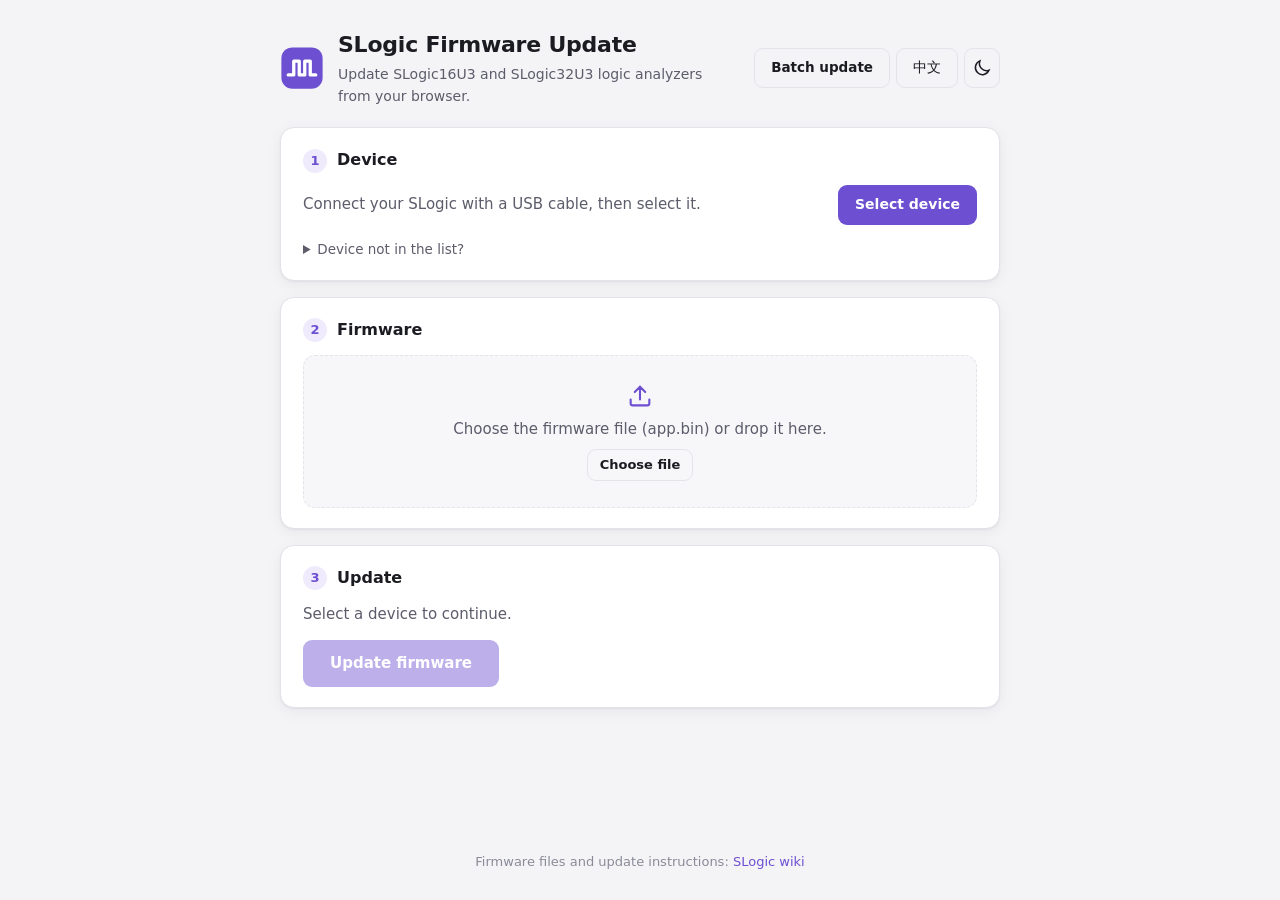
<file: index.html>
<!doctype html>
<html lang="en">
<head>
  <meta charset="utf-8" />
  <meta name="viewport" content="width=device-width, initial-scale=1" />
  <meta name="color-scheme" content="light dark" />
  <title>SLogic Firmware Update</title>
  <link rel="icon" type="image/svg+xml" href="favicon.svg" />
  <!-- stamp:begin (python3 stamp.py) -->
  <link rel="stylesheet" href="style.css?v=befb8d11b2" />
  <script type="importmap">
  {
    "imports": {
      "./src/advanced.js": "./src/advanced.js?v=b7ce337477",
      "./src/app.js": "./src/app.js?v=fa9231485e",
      "./src/batch-engine.js": "./src/batch-engine.js?v=41886c04bb",
      "./src/batch.js": "./src/batch.js?v=36fecf20a4",
      "./src/demo.js": "./src/demo.js?v=23f1c3a12e",
      "./src/devices.js": "./src/devices.js?v=d87a4eab81",
      "./src/flash.js": "./src/flash.js?v=6c2aca644d",
      "./src/flashops.js": "./src/flashops.js?v=5a5ecdfdc4",
      "./src/i18n.js": "./src/i18n.js?v=d5c99e46d0",
      "./src/led.js": "./src/led.js?v=f2646e4ce3",
      "./src/spi.js": "./src/spi.js?v=9cc90ac276",
      "./src/station.js": "./src/station.js?v=37ceee433b",
      "./src/updater.js": "./src/updater.js?v=91ef00b721",
      "./src/usb.js": "./src/usb.js?v=9a0263bf85"
    }
  }
  </script>
  <!-- stamp:end -->
  <script>
    // Apply the saved theme before first paint (no flash of the wrong theme).
    try {
      const t = localStorage.getItem('slogic-ota-theme');
      if (t === 'light' || t === 'dark') document.documentElement.dataset.theme = t;
    } catch {}
  </script>
</head>
<body>
  <header class="topbar">
    <div class="brand">
      <svg class="logo" id="logo" viewBox="0 0 32 32" aria-hidden="true">
        <rect x="1" y="1" width="30" height="30" rx="8" />
        <path d="M6 21h4v-10h4v10h4v-10h4v10h4" />
      </svg>
      <div>
        <h1><span data-i18n="title">SLogic Firmware Update</span>
          <span id="adv-badge" class="adv-badge" hidden><span data-i18n="advBadge"></span><button id="adv-exit" type="button" data-i18n-title="advExit">×</button></span></h1>
        <p class="subtitle" data-i18n="subtitle"></p>
      </div>
    </div>
    <div class="top-actions">
      <a id="nav" class="button ghost nav-link" href="batch.html" data-i18n="navBatch"></a>
      <button id="lang" class="ghost" type="button"></button>
      <button id="theme" class="ghost icon" type="button" data-i18n-title="themeToggle">
        <svg class="sun" viewBox="0 0 24 24" aria-hidden="true"><circle cx="12" cy="12" r="4.5"/><path d="M12 1.5v2.5M12 20v2.5M1.5 12H4M20 12h2.5M4.6 4.6l1.8 1.8M17.6 17.6l1.8 1.8M4.6 19.4l1.8-1.8M17.6 6.4l1.8-1.8"/></svg>
        <svg class="moon" viewBox="0 0 24 24" aria-hidden="true"><path d="M20.5 14.5A8.5 8.5 0 0 1 9.5 3.5a8.5 8.5 0 1 0 11 11z"/></svg>
      </button>
    </div>
  </header>

  <main>
    <div id="banner" class="banner" hidden>
      <strong id="banner-title"></strong>
      <span id="banner-body"></span>
    </div>

    <!-- 1. Device -->
    <section class="card" id="card-device">
      <div class="card-head"><span class="num">1</span><h2 data-i18n="step1"></h2></div>
      <div id="device-empty" class="empty">
        <p data-i18n="connectHint"></p>
        <button id="connect" class="primary" type="button" data-i18n="connect"></button>
      </div>
      <div id="device-info" class="device" hidden>
        <div class="device-main">
          <div class="device-name" id="device-name"></div>
          <span id="device-mode" class="pill"></span>
        </div>
        <dl class="facts">
          <div><dt data-i18n="ledTitle"></dt><dd id="device-led" class="led-text"></dd></div>
          <div id="device-serial-row"><dt data-i18n="serial"></dt><dd id="device-serial" class="mono"></dd></div>
          <div><dt>USB</dt><dd id="device-usb" class="mono"></dd></div>
        </dl>
        <p id="device-note" class="note" hidden></p>
        <button id="change" class="ghost small" type="button" data-i18n="change"></button>
      </div>
      <p id="device-error" class="error-text" hidden></p>
      <details class="help" id="help">
        <summary data-i18n="helpTitle"></summary>
        <ul>
          <li data-i18n="helpCable"></li>
          <li data-i18n="helpApps"></li>
          <li data-i18n="helpWindows"></li>
          <li><span data-i18n="helpLinux"></span><pre id="udev-cmd"></pre></li>
          <li data-i18n="helpMac"></li>
        </ul>
      </details>
    </section>

    <!-- 2. Firmware -->
    <section class="card" id="card-file">
      <div class="card-head"><span class="num">2</span><h2 data-i18n="step2"></h2></div>
      <label id="drop" class="drop">
        <input id="file" type="file" accept=".bin,application/octet-stream" hidden />
        <svg viewBox="0 0 24 24" aria-hidden="true"><path d="M12 15V4M7.5 8.5 12 4l4.5 4.5M4 15v3.5A1.5 1.5 0 0 0 5.5 20h13a1.5 1.5 0 0 0 1.5-1.5V15"/></svg>
        <span data-i18n="fileHint"></span>
        <span class="button ghost small" data-i18n="chooseFile"></span>
      </label>
      <div id="file-info" class="file" hidden>
        <div class="file-name" id="file-name"></div>
        <dl class="facts">
          <div><dt data-i18n="size"></dt><dd id="file-size"></dd></div>
          <div class="wide"><dt data-i18n="sha256"></dt>
            <dd class="hash"><code id="file-hash"></code><button id="copy-hash" class="link" type="button" data-i18n="copy"></button></dd></div>
        </dl>
        <ul id="file-warnings" class="warnings" hidden></ul>
        <label id="ack-row" class="ack" hidden><input id="ack" type="checkbox" /> <span id="ack-text"></span></label>
        <button id="file-change" class="ghost small" type="button" data-i18n="change"></button>
      </div>
    </section>

    <!-- 3. Update -->
    <section class="card" id="card-update">
      <div class="card-head"><span class="num">3</span><h2 data-i18n="step3"></h2></div>
      <p id="ready" class="muted"></p>
      <div class="actions">
        <button id="start" class="primary large" type="button" data-i18n="start" disabled></button>
        <button id="cancel" class="ghost" type="button" data-i18n="cancel" hidden></button>
      </div>
      <p id="keep" class="note" data-i18n="keepConnected" hidden></p>

      <ol id="steps" class="steps" hidden></ol>

      <div id="progress" class="progress" hidden>
        <div class="bar"><div id="bar-fill"></div></div>
        <div class="progress-meta"><span id="progress-label"></span><span id="progress-eta"></span></div>
      </div>

      <div id="gesture" class="callout" hidden>
        <strong id="gesture-title"></strong>
        <p id="gesture-body"></p>
        <button id="gesture-btn" class="primary" type="button" data-i18n="gButton"></button>
      </div>

      <div id="result" class="result" hidden>
        <div class="result-icon" aria-hidden="true"></div>
        <div>
          <strong id="result-title"></strong>
          <p id="result-body"></p>
          <button id="result-btn" class="ghost small" type="button"></button>
        </div>
      </div>

      <details id="log-box" class="log" hidden>
        <summary><span data-i18n="log"></span><button id="copy-log" class="link" type="button" data-i18n="copyLog"></button></summary>
        <pre id="log"></pre>
      </details>
    </section>

    <!-- Advanced: raw flash access (ten quick clicks on the logo) -->
    <section class="card adv" id="card-adv" hidden>
      <div class="card-head">
        <span class="num adv-num" aria-hidden="true"><svg viewBox="0 0 24 24"><rect x="5" y="5" width="14" height="14" rx="2"/><path d="M9 2v3M15 2v3M9 19v3M15 19v3M2 9h3M2 15h3M19 9h3M19 15h3"/></svg></span>
        <h2 data-i18n="advTitle"></h2>
        <span class="chip warn" data-i18n="advChip"></span>
      </div>
      <p class="note adv-intro" data-i18n="advIntro"></p>

      <div class="adv-dev">
        <div class="adv-dev-row">
          <span id="adv-dev-state" class="adv-dev-state"></span>
          <span class="adv-dev-actions">
            <button id="adv-enter" class="ghost small" type="button" data-i18n="advEnter"></button>
            <button id="adv-pick" class="ghost small" type="button" data-i18n="advPick"></button>
            <button id="adv-info" class="ghost small" type="button" data-i18n="advInfo"></button>
            <button id="adv-restart" class="ghost small" type="button" data-i18n="advRestart"></button>
          </span>
        </div>
        <dl id="adv-facts" class="facts" hidden>
          <div><dt data-i18n="advChipName"></dt><dd id="adv-chip"></dd></div>
          <div><dt>JEDEC ID</dt><dd id="adv-jedec" class="mono"></dd></div>
          <div><dt data-i18n="advCapacity"></dt><dd id="adv-cap"></dd></div>
          <div><dt>UID</dt><dd id="adv-uid" class="mono"></dd></div>
        </dl>
      </div>

      <div class="adv-map-wrap">
        <div id="adv-map-labels" class="fm-labels" hidden></div>
        <div id="adv-map" class="flash-map">
          <div id="adv-map-app" class="fm-app" hidden></div>
          <div id="adv-map-touch" class="fm-touch" hidden></div>
          <div id="adv-map-sel" class="fm-sel" hidden></div>
          <div id="adv-map-lines"></div>
        </div>
        <div class="fm-scale"><button id="adv-map-start" class="fm-start" type="button" data-addr="0" data-i18n-title="advSetOffset">0x000000</button><span class="fm-legend"><i class="k-sel"></i><span data-i18n="advMapSel"></span><i class="k-touch"></i><span data-i18n="advMapTouch"></span><i class="k-app"></i><span data-i18n="advMapApp"></span></span><span id="adv-map-end"></span></div>
      </div>

      <div class="adv-grid">
        <div class="field">
          <span class="label" data-i18n="advOp"></span>
          <div id="adv-ops" class="segmented">
            <button type="button" data-op="read" data-i18n="advRead"></button>
            <button type="button" data-op="verify" data-i18n="advVerify"></button>
            <button type="button" data-op="write" data-i18n="advWrite"></button>
            <button type="button" data-op="erase" data-i18n="advErase"></button>
          </div>
        </div>
        <div class="field">
          <label class="label" for="adv-addr" data-i18n="advOffset"></label>
          <input id="adv-addr" class="input mono" value="0x000000" spellcheck="false" autocomplete="off" />
          <small id="adv-addr-hint" class="hint"></small>
        </div>
        <div class="field" id="adv-len-field">
          <label class="label" for="adv-len" data-i18n="advLength"></label>
          <input id="adv-len" class="input mono" value="0x1000" spellcheck="false" autocomplete="off" />
          <small id="adv-len-hint" class="hint"></small>
          <div class="chips mini presets">
            <button type="button" class="chip-btn" data-len="256">256 B</button>
            <button type="button" class="chip-btn" data-len="4096">4 KiB</button>
            <button type="button" class="chip-btn" data-len="65536">64 KiB</button>
            <button type="button" class="chip-btn" data-len="262144">256 KiB</button>
            <button type="button" class="chip-btn" data-len="1048576">1 MiB</button>
            <button type="button" class="chip-btn" data-len="2097152">2 MiB</button>
            <button type="button" class="chip-btn" data-len="4194304">4 MiB</button>
            <button type="button" class="chip-btn" data-len="8388608">8 MiB</button>
            <button type="button" class="chip-btn" data-len="all" data-i18n="advPresetAll"></button>
          </div>
        </div>
        <div class="field grow" id="adv-src-field">
          <span class="label" id="adv-data-label" data-i18n="advData"></span>
          <label id="adv-src-drop" class="drop compact">
            <input id="adv-src-file" type="file" hidden />
            <svg viewBox="0 0 24 24" aria-hidden="true"><path d="M12 15V4M7.5 8.5 12 4l4.5 4.5M4 15v3.5A1.5 1.5 0 0 0 5.5 20h13a1.5 1.5 0 0 0 1.5-1.5V15"/></svg>
            <span id="adv-src-name"></span>
          </label>
          <button id="adv-src-step2" class="link" type="button" data-i18n="advUseStep2"></button>
        </div>
      </div>

      <div id="adv-danger" class="adv-danger" role="alert" hidden>
        <svg viewBox="0 0 24 24" aria-hidden="true"><path d="M12 3 2 20h20L12 3z"/><path d="M12 10v4.5M12 17.2v.3"/></svg>
        <span id="adv-danger-text"></span>
      </div>


      <div class="adv-opts">
        <label id="adv-opt-erase" class="ack"><input id="adv-erase" type="checkbox" checked /> <span data-i18n="advOptErase"></span></label>
        <label id="adv-opt-preserve" class="ack"><input id="adv-preserve" type="checkbox" checked /> <span data-i18n="advOptPreserve"></span></label>
        <label id="adv-opt-verify" class="ack"><input id="adv-verify" type="checkbox" checked /> <span data-i18n="advOptVerify"></span></label>
        <label id="adv-opt-blank" class="ack"><input id="adv-blank" type="checkbox" checked /> <span data-i18n="advOptBlank"></span></label>
      </div>

      <div class="adv-run-row">
        <div class="adv-sum-col">
          <div id="adv-summary" class="adv-summary"></div>
          <div id="adv-warn" class="adv-warn" hidden></div>
        </div>
        <div class="actions">
          <button id="adv-run" class="primary" type="button"></button>
          <button id="adv-cancel" class="ghost" type="button" data-i18n="cancel" hidden></button>
        </div>
      </div>

      <div id="adv-progress" class="progress" hidden>
        <div class="bar"><div id="adv-bar-fill" class="bar-fill"></div></div>
        <div class="progress-meta"><span id="adv-progress-label"></span><span id="adv-progress-eta"></span></div>
      </div>
      <p id="adv-message" class="ok-text" hidden></p>
      <p id="adv-error" class="error-text" hidden></p>

      <div id="adv-result" class="hex-wrap" hidden>
        <div class="hex-head">
          <div class="hex-title"><strong id="adv-res-title"></strong><div id="adv-res-meta" class="file-meta mono"></div></div>
          <div class="hex-tools">
            <input id="adv-goto" class="input mono small" data-i18n-placeholder="advGoto" spellcheck="false" />
            <button id="adv-cmp" class="ghost small" type="button" data-i18n="advCompare"></button>
            <button id="adv-save" class="ghost small" type="button" data-i18n="advSave"></button>
            <input id="adv-cmp-file" type="file" hidden />
          </div>
        </div>
        <div id="adv-cmp-res" class="cmp" hidden></div>
        <div id="adv-hex" class="hexview" tabindex="0">
          <div id="adv-hex-spacer"></div>
          <pre id="adv-hex-rows" class="hex-rows"></pre>
        </div>
      </div>

      <dialog id="adv-confirm" class="dialog">
        <div class="dialog-icon" aria-hidden="true">!</div>
        <h3 id="adv-confirm-title"></h3>
        <ul id="adv-confirm-body" class="mono"></ul>
        <p class="note" data-i18n="advConfirmNote"></p>
        <div class="dialog-actions">
          <button id="adv-confirm-cancel" class="ghost" type="button" data-i18n="cancel"></button>
          <button id="adv-confirm-ok" class="danger" type="button"></button>
        </div>
      </dialog>
    </section>
  </main>

  <div id="toast" class="toast" role="status" hidden></div>

  <footer>
    <span data-i18n="footer"></span><a id="wiki" target="_blank" rel="noopener" data-i18n="wiki"></a>
  </footer>

  <script type="module">import "./src/app.js";</script>
</body>
</html>
</file>
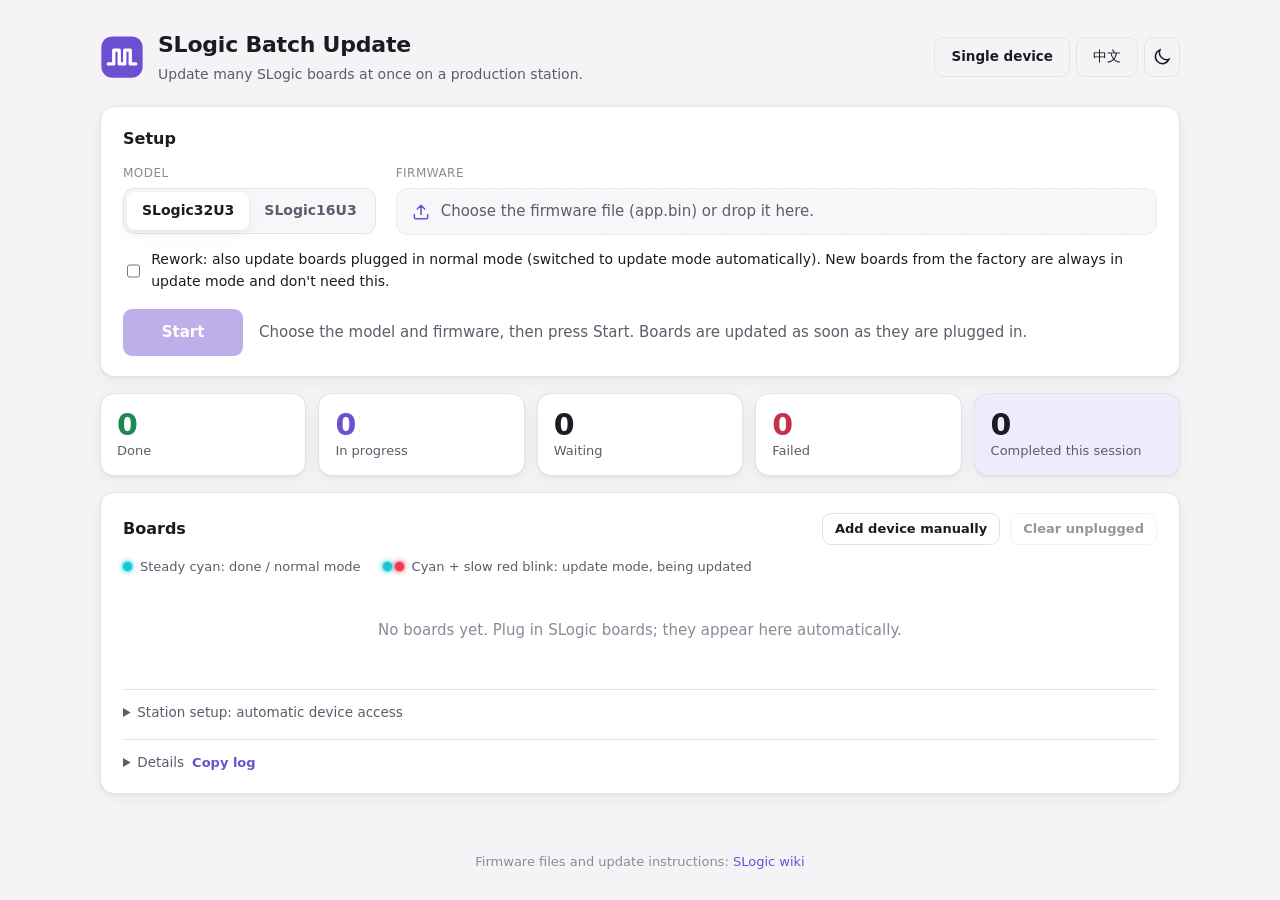
<file: batch.html>
<!doctype html>
<html lang="en">
<head>
  <meta charset="utf-8" />
  <meta name="viewport" content="width=device-width, initial-scale=1" />
  <meta name="color-scheme" content="light dark" />
  <title>SLogic Batch Update</title>
  <link rel="icon" type="image/svg+xml" href="favicon.svg" />
  <!-- stamp:begin (python3 stamp.py) -->
  <link rel="stylesheet" href="style.css?v=befb8d11b2" />
  <script type="importmap">
  {
    "imports": {
      "./src/advanced.js": "./src/advanced.js?v=b7ce337477",
      "./src/app.js": "./src/app.js?v=fa9231485e",
      "./src/batch-engine.js": "./src/batch-engine.js?v=41886c04bb",
      "./src/batch.js": "./src/batch.js?v=36fecf20a4",
      "./src/demo.js": "./src/demo.js?v=23f1c3a12e",
      "./src/devices.js": "./src/devices.js?v=d87a4eab81",
      "./src/flash.js": "./src/flash.js?v=6c2aca644d",
      "./src/flashops.js": "./src/flashops.js?v=5a5ecdfdc4",
      "./src/i18n.js": "./src/i18n.js?v=d5c99e46d0",
      "./src/led.js": "./src/led.js?v=f2646e4ce3",
      "./src/spi.js": "./src/spi.js?v=9cc90ac276",
      "./src/station.js": "./src/station.js?v=37ceee433b",
      "./src/updater.js": "./src/updater.js?v=91ef00b721",
      "./src/usb.js": "./src/usb.js?v=9a0263bf85"
    }
  }
  </script>
  <!-- stamp:end -->
  <script>
    try {
      const t = localStorage.getItem('slogic-ota-theme');
      if (t === 'light' || t === 'dark') document.documentElement.dataset.theme = t;
    } catch {}
  </script>
</head>
<body class="wide">
  <header class="topbar">
    <div class="brand">
      <svg class="logo" viewBox="0 0 32 32" aria-hidden="true">
        <rect x="1" y="1" width="30" height="30" rx="8" />
        <path d="M6 21h4v-10h4v10h4v-10h4v10h4" />
      </svg>
      <div>
        <h1 data-i18n="batchTitle">SLogic Batch Update</h1>
        <p class="subtitle" data-i18n="batchSubtitle"></p>
      </div>
    </div>
    <div class="top-actions">
      <a id="nav" class="button ghost nav-link" data-i18n="navSingle"></a>
      <button id="lang" class="ghost" type="button"></button>
      <button id="theme" class="ghost icon" type="button" data-i18n-title="themeToggle">
        <svg class="sun" viewBox="0 0 24 24" aria-hidden="true"><circle cx="12" cy="12" r="4.5"/><path d="M12 1.5v2.5M12 20v2.5M1.5 12H4M20 12h2.5M4.6 4.6l1.8 1.8M17.6 17.6l1.8 1.8M4.6 19.4l1.8-1.8M17.6 6.4l1.8-1.8"/></svg>
        <svg class="moon" viewBox="0 0 24 24" aria-hidden="true"><path d="M20.5 14.5A8.5 8.5 0 0 1 9.5 3.5a8.5 8.5 0 1 0 11 11z"/></svg>
      </button>
    </div>
  </header>

  <main>
    <div id="banner" class="banner" hidden>
      <strong id="banner-title"></strong>
      <span id="banner-body"></span>
    </div>

    <section class="card setup">
      <div class="card-head"><h2 data-i18n="setup"></h2></div>
      <div class="setup-grid">
        <div class="field">
          <span class="label" data-i18n="model"></span>
          <div class="segmented" id="model" role="radiogroup">
            <button type="button" data-model="slogic32u3" role="radio">SLogic32U3</button>
            <button type="button" data-model="slogic16u3" role="radio">SLogic16U3</button>
          </div>
        </div>
        <div class="field grow">
          <span class="label" data-i18n="firmware"></span>
          <label id="drop" class="drop compact">
            <input id="file" type="file" accept=".bin,application/octet-stream" hidden />
            <svg viewBox="0 0 24 24" aria-hidden="true"><path d="M12 15V4M7.5 8.5 12 4l4.5 4.5M4 15v3.5A1.5 1.5 0 0 0 5.5 20h13a1.5 1.5 0 0 0 1.5-1.5V15"/></svg>
            <span id="file-label" data-i18n="fileHint"></span>
          </label>
          <div id="file-meta" class="file-meta" hidden>
            <span id="file-size"></span> · <code id="file-hash"></code>
          </div>
          <ul id="file-warnings" class="warnings" hidden></ul>
          <label id="ack-row" class="ack" hidden><input id="ack" type="checkbox" /> <span id="ack-text"></span></label>
        </div>
      </div>
      <label class="ack" id="update-normal-row"><input id="update-normal" type="checkbox" /> <span data-i18n="updateNormal"></span></label>
      <div class="run-row">
        <button id="run" class="primary large" type="button" data-i18n="startBatch" disabled></button>
        <p id="run-state" class="muted"></p>
      </div>
    </section>

    <section class="counters" aria-live="polite">
      <div class="counter done"><span id="c-done">0</span><small data-i18n="cDone"></small></div>
      <div class="counter active"><span id="c-active">0</span><small data-i18n="cActive"></small></div>
      <div class="counter waiting"><span id="c-waiting">0</span><small data-i18n="cWaiting"></small></div>
      <div class="counter failed"><span id="c-failed">0</span><small data-i18n="cFailed"></small></div>
      <div class="counter session"><span id="c-session">0</span><small data-i18n="cSession"></small></div>
    </section>

    <section class="card">
      <div class="card-head boards-head">
        <h2 data-i18n="boards"></h2>
        <span class="spacer"></span>
        <button id="add" class="ghost small" type="button" data-i18n="addDevice"></button>
        <button id="clear" class="ghost small" type="button" data-i18n="clearRemoved"></button>
      </div>
      <p class="legend"><span class="legend-item"><span id="legend-app"></span><span data-i18n="legendApp"></span></span><span class="legend-item"><span id="legend-dfu"></span><span data-i18n="legendDfu"></span></span></p>
      <p id="failed-hint" class="failed-hint" data-i18n="failedHint" hidden></p>
      <p id="no-boards" class="empty-boards" data-i18n="noBoards"></p>
      <div id="boards" class="boards"></div>

      <details id="station" class="station">
        <summary data-i18n="stationTitle"></summary>
        <p data-i18n="stationBody"></p>
        <div class="segmented os-tabs" id="os-tabs" role="tablist">
          <button type="button" data-os="windows">Windows</button>
          <button type="button" data-os="macos">macOS</button>
          <button type="button" data-os="linux">Linux</button>
        </div>
        <div class="station-actions">
          <button id="st-install" class="primary" type="button" data-i18n="stInstall"></button>
          <button id="st-remove" class="ghost" type="button" data-i18n="stRemove"></button>
        </div>
        <ol id="st-steps" class="st-steps"></ol>
        <p class="note" id="st-origin"></p>
        <details class="st-raw"><summary data-i18n="stRaw"></summary><pre id="policy"></pre></details>
      </details>

      <details id="log-box" class="log">
        <summary><span data-i18n="log"></span><button id="copy-log" class="link" type="button" data-i18n="copyLog"></button></summary>
        <pre id="log"></pre>
      </details>
    </section>
  </main>

  <footer>
    <span data-i18n="footer"></span><a id="wiki" target="_blank" rel="noopener" data-i18n="wiki"></a>
  </footer>

  <script type="module">import "./src/batch.js";</script>
</body>
</html>
</file>
<file: style.css>
/* SLogic Firmware Update. Light palette on :root, dark palette from the system
   setting unless the user picked one (data-theme on <html>). */

:root {
  --bg: #f4f4f7;
  --surface: #ffffff;
  --surface-2: #f7f7fa;
  --border: #e3e3ea;
  --text: #1b1b22;
  --text-2: #5c5c6b;
  --text-3: #8a8a98;
  --accent: #6d4fd1;
  --accent-hover: #5c3fc0;
  --accent-soft: #efebfc;
  --on-accent: #ffffff;
  --ok: #1d8a52;
  --ok-soft: #e4f5ec;
  --warn: #a8610a;
  --warn-soft: #fdf1df;
  --err: #c4314b;
  --err-soft: #fce8ec;
  --shadow: 0 1px 2px rgb(20 20 40 / 6%), 0 4px 16px rgb(20 20 40 / 5%);
  --radius: 14px;
  --led-cyan: #12c8d8;
  --led-red: #f0384f;
  --mono: ui-monospace, "SF Mono", "Cascadia Mono", Menlo, Consolas, monospace;
  color-scheme: light;
}

@media (prefers-color-scheme: dark) {
  :root:not([data-theme="light"]) {
    --bg: #121216;
    --surface: #1b1b21;
    --surface-2: #22222a;
    --border: #2f2f39;
    --text: #ececf1;
    --text-2: #a9a9b8;
    --text-3: #777786;
    --accent: #8c72ea;
    --accent-hover: #9d86ee;
    --accent-soft: #2a2442;
    --ok: #4cc485;
    --ok-soft: #173326;
    --warn: #e5a54b;
    --warn-soft: #362812;
    --err: #f06b82;
    --err-soft: #3a1820;
    --shadow: 0 1px 2px rgb(0 0 0 / 30%), 0 6px 20px rgb(0 0 0 / 25%);
    color-scheme: dark;
  }
}

:root[data-theme="dark"] {
  --bg: #121216;
  --surface: #1b1b21;
  --surface-2: #22222a;
  --border: #2f2f39;
  --text: #ececf1;
  --text-2: #a9a9b8;
  --text-3: #777786;
  --accent: #8c72ea;
  --accent-hover: #9d86ee;
  --accent-soft: #2a2442;
  --ok: #4cc485;
  --ok-soft: #173326;
  --warn: #e5a54b;
  --warn-soft: #362812;
  --err: #f06b82;
  --err-soft: #3a1820;
  --shadow: 0 1px 2px rgb(0 0 0 / 30%), 0 6px 20px rgb(0 0 0 / 25%);
  color-scheme: dark;
}

* { box-sizing: border-box; }
[hidden] { display: none !important; }

html { background: var(--bg); }
body {
  margin: 0;
  min-height: 100vh;
  display: flex;
  flex-direction: column;
  background: var(--bg);
  color: var(--text);
  font: 15px/1.55 system-ui, -apple-system, "Segoe UI", Roboto, "Noto Sans", "Helvetica Neue", Arial,
    "PingFang SC", "Microsoft YaHei", "Noto Sans CJK SC", sans-serif;
  -webkit-font-smoothing: antialiased;
  transition: background-color .2s, color .2s;
}

/* ---------------------------------------------------------------- header */

.topbar {
  display: flex;
  align-items: center;
  justify-content: space-between;
  gap: 16px;
  max-width: 760px;
  width: 100%;
  margin: 0 auto;
  padding: 28px 20px 8px;
}
.brand { display: flex; align-items: center; gap: 14px; }
.logo { width: 44px; height: 44px; flex: none; }
.logo rect { fill: var(--accent); }
.logo path { fill: none; stroke: #fff; stroke-width: 2.4; stroke-linejoin: round; stroke-linecap: round; }
h1 { margin: 0; font-size: 22px; font-weight: 650; letter-spacing: -.01em; }
.subtitle { margin: 2px 0 0; color: var(--text-2); font-size: 14px; }
.top-actions { display: flex; gap: 6px; flex: none; }
.top-actions button { white-space: nowrap; }

/* ---------------------------------------------------------------- layout */

main {
  flex: 1;
  max-width: 760px;
  width: 100%;
  margin: 0 auto;
  padding: 12px 20px 24px;
  display: flex;
  flex-direction: column;
  gap: 16px;
}

.card {
  background: var(--surface);
  border: 1px solid var(--border);
  border-radius: var(--radius);
  box-shadow: var(--shadow);
  padding: 20px 22px;
}
.card-head { display: flex; align-items: center; gap: 10px; margin-bottom: 12px; }
.card-head h2 { margin: 0; font-size: 16px; font-weight: 600; }
.num {
  display: grid; place-items: center;
  width: 24px; height: 24px; border-radius: 50%;
  background: var(--accent-soft); color: var(--accent);
  font-size: 13px; font-weight: 700;
}

.muted { color: var(--text-2); margin: 0 0 14px; }
.note { color: var(--text-2); font-size: 13.5px; margin: 10px 0 0; }
.error-text { color: var(--err); margin: 12px 0 0; }
.mono, code { font-family: var(--mono); font-size: 13px; }

/* ---------------------------------------------------------------- controls */

button, .button {
  font: inherit;
  font-size: 14px;
  font-weight: 550;
  border-radius: 9px;
  border: 1px solid transparent;
  padding: 8px 16px;
  cursor: pointer;
  transition: background-color .15s, border-color .15s, color .15s, opacity .15s;
}
button:focus-visible, .drop:focus-within { outline: 2px solid var(--accent); outline-offset: 2px; }
button:disabled { opacity: .45; cursor: not-allowed; }
.primary { background: var(--accent); color: var(--on-accent); }
.primary:not(:disabled):hover { background: var(--accent-hover); }
.primary.large { padding: 11px 26px; font-size: 15px; }
.ghost { background: transparent; color: var(--text); border-color: var(--border); }
.ghost:not(:disabled):hover { background: var(--surface-2); }
.small { padding: 5px 12px; font-size: 13px; }
.icon { padding: 7px; line-height: 0; }
.icon svg { width: 20px; height: 20px; fill: none; stroke: currentColor; stroke-width: 1.8; stroke-linecap: round; }
.link { background: none; border: 0; padding: 0 0 0 8px; color: var(--accent); font-size: 13px; font-weight: 550; }
.link:hover { text-decoration: underline; }

/* The theme button shows the theme you would switch to. */
#theme .sun { display: none; }
:root[data-theme="dark"] #theme .sun { display: block; }
:root[data-theme="dark"] #theme .moon { display: none; }
@media (prefers-color-scheme: dark) {
  :root:not([data-theme="light"]) #theme .sun { display: block; }
  :root:not([data-theme="light"]) #theme .moon { display: none; }
}

/* ---------------------------------------------------------------- banner */

.banner {
  display: flex; flex-direction: column; gap: 2px;
  padding: 14px 18px;
  border-radius: var(--radius);
  background: var(--warn-soft);
  color: var(--text);
  border: 1px solid color-mix(in srgb, var(--warn) 35%, transparent);
}
.banner.info { background: var(--accent-soft); border-color: color-mix(in srgb, var(--accent) 30%, transparent); }
.banner span { color: var(--text-2); }

/* ---------------------------------------------------------------- device */

.empty { display: flex; align-items: center; justify-content: space-between; gap: 16px; flex-wrap: wrap; }
.empty p { margin: 0; color: var(--text-2); }

.device { display: grid; grid-template-columns: 1fr auto; gap: 8px 16px; align-items: start; }
.device-main { display: flex; align-items: center; gap: 10px; flex-wrap: wrap; }
.device-name { font-size: 18px; font-weight: 650; }
.device #change { grid-column: 2; grid-row: 1; }
.device .facts, .device .note { grid-column: 1 / -1; }

.pill {
  display: inline-flex; align-items: center; gap: 6px;
  padding: 2px 10px; border-radius: 999px;
  font-size: 12.5px; font-weight: 600;
}

/* Status LED: steady cyan (normal mode); cyan + slow red blink (update mode). */
.led { display: inline-flex; gap: 3px; align-items: center; flex: none; }
.led i {
  width: 9px; height: 9px; border-radius: 50%;
  background: var(--led-cyan);
  box-shadow: 0 0 0 1.5px color-mix(in srgb, var(--led-cyan) 25%, transparent), 0 0 6px var(--led-cyan);
}
.led.dfu i + i {
  background: var(--led-red);
  box-shadow: 0 0 0 1.5px color-mix(in srgb, var(--led-red) 25%, transparent), 0 0 6px var(--led-red);
  animation: led-blink 1.6s steps(1, end) infinite;
}
@keyframes led-blink { 50% { opacity: .12; box-shadow: none; } }
.led-text { display: inline-flex; align-items: center; gap: 7px; }
.pill.app { background: var(--ok-soft); color: var(--ok); }
.pill.dfu { background: var(--warn-soft); color: var(--warn); }

.facts { display: flex; flex-wrap: wrap; gap: 6px 28px; margin: 4px 0 0; }
.facts div { min-width: 0; }
.facts .wide { flex: 1 1 100%; }
.facts dt { font-size: 12px; color: var(--text-3); text-transform: uppercase; letter-spacing: .04em; }
.facts dd { margin: 0; }
.hash { display: flex; align-items: baseline; min-width: 0; }
.hash code { overflow-wrap: anywhere; color: var(--text-2); }
.hash .link { flex: none; white-space: nowrap; }

.help { margin-top: 14px; font-size: 13.5px; color: var(--text-2); }
.help summary { cursor: pointer; }
.help ul { margin: 8px 0 0; padding-left: 20px; }
.help li { margin: 5px 0; }
.help pre { margin: 6px 0 0; padding: 8px 10px; border-radius: 8px; overflow-x: auto;
  background: var(--surface-2); font: 12px/1.45 var(--mono); color: var(--text-2); }

/* ---------------------------------------------------------------- file */

.drop {
  display: flex; flex-direction: column; align-items: center; gap: 8px;
  padding: 26px 16px;
  border: 1.5px dashed var(--border);
  border-radius: 12px;
  background: var(--surface-2);
  color: var(--text-2);
  text-align: center;
  cursor: pointer;
  transition: border-color .15s, background-color .15s;
}
.drop:hover, .drop.over { border-color: var(--accent); background: var(--accent-soft); }
.drop svg { width: 28px; height: 28px; fill: none; stroke: var(--accent); stroke-width: 1.8; stroke-linecap: round; stroke-linejoin: round; }

.file { display: grid; grid-template-columns: 1fr auto; gap: 8px 16px; }
.file-name { font-weight: 600; overflow-wrap: anywhere; }
.file #file-change { grid-column: 2; grid-row: 1; align-self: start; }
.file .facts, .file .warnings, .file .ack { grid-column: 1 / -1; }

.warnings {
  list-style: none; margin: 6px 0 0; padding: 10px 14px;
  border-radius: 10px; background: var(--warn-soft); color: var(--text);
}
.warnings li { padding-left: 22px; position: relative; font-size: 14px; }
.warnings li::before { content: "!"; position: absolute; left: 0; top: 1px; width: 15px; height: 15px; border-radius: 50%;
  background: var(--warn); color: var(--surface); font-size: 11px; font-weight: 800; display: grid; place-items: center; }
.ack { display: flex; align-items: center; gap: 8px; font-size: 14px; cursor: pointer; }
.ack input { accent-color: var(--accent); width: 16px; height: 16px; }

/* ---------------------------------------------------------------- update */

.actions { display: flex; gap: 10px; align-items: center; flex-wrap: wrap; }

.steps {
  list-style: none; margin: 18px 0 0; padding: 0;
  display: grid; grid-template-columns: repeat(7, 1fr); gap: 6px;
}
.steps li {
  display: flex; flex-direction: column; align-items: center; gap: 6px;
  padding: 10px 4px 8px; border-radius: 10px;
  background: var(--surface-2); color: var(--text-3);
  font-size: 12.5px; font-weight: 550; text-align: center; line-height: 1.3;
}
.steps li::before {
  content: ""; flex: none; width: 16px; height: 16px; border-radius: 50%;
  border: 2px solid currentColor; opacity: .6;
}
.steps li.active { color: var(--accent); background: var(--accent-soft); }
.steps li.active::before { border-right-color: transparent; opacity: 1; animation: spin .8s linear infinite; }
.steps li.done { color: var(--ok); }
.steps li.done::before { opacity: 1; border: 0;
  background: currentColor url("data:image/svg+xml,%3Csvg xmlns='http://www.w3.org/2000/svg' viewBox='0 0 16 16'%3E%3Cpath d='M4.5 8.2l2.3 2.3 4.7-4.8' fill='none' stroke='white' stroke-width='2' stroke-linecap='round' stroke-linejoin='round'/%3E%3C/svg%3E") center/100% no-repeat; }
.steps li.failed { color: var(--err); background: var(--err-soft); }
.steps li.failed::before { opacity: 1; background: currentColor; border-color: currentColor; }
.steps li.manual { color: var(--warn); background: var(--warn-soft); }
.steps li.manual::before { opacity: 1; }
@keyframes spin { to { transform: rotate(360deg); } }

.progress { margin-top: 16px; }
.bar { height: 10px; border-radius: 999px; background: var(--surface-2); overflow: hidden; border: 1px solid var(--border); }
#bar-fill { height: 100%; width: 0; border-radius: inherit; background: linear-gradient(90deg, var(--accent), color-mix(in srgb, var(--accent) 70%, #29b6f6)); transition: width .2s ease-out; }
.progress-meta { display: flex; justify-content: space-between; gap: 12px; margin-top: 6px; font-size: 13px; color: var(--text-2); font-variant-numeric: tabular-nums; }

.callout {
  margin-top: 16px; padding: 16px 18px; border-radius: 12px;
  background: var(--accent-soft); border: 1px solid color-mix(in srgb, var(--accent) 30%, transparent);
}
.callout p { margin: 4px 0 12px; color: var(--text-2); }

.result { margin-top: 16px; display: flex; gap: 14px; padding: 16px 18px; border-radius: 12px; }
.result p { margin: 4px 0 10px; color: var(--text-2); }
.result-icon { flex: none; width: 28px; height: 28px; border-radius: 50%; display: grid; place-items: center; color: #fff; font-weight: 800; }
.result.ok { background: var(--ok-soft); }
.result.ok .result-icon { background: var(--ok); }
.result.ok .result-icon::after { content: "✓"; }
.result.fail { background: var(--err-soft); }
.result.fail .result-icon { background: var(--err); }
.result.fail .result-icon::after { content: "!"; }

.log { margin-top: 16px; border-top: 1px solid var(--border); padding-top: 12px; }
.log summary { cursor: pointer; color: var(--text-2); font-size: 13.5px; }
.log pre {
  margin: 10px 0 0; max-height: 220px; overflow: auto;
  padding: 10px 12px; border-radius: 8px;
  background: var(--surface-2); color: var(--text-2);
  font: 12px/1.5 var(--mono); white-space: pre-wrap;
}

footer { text-align: center; color: var(--text-3); font-size: 13px; padding: 4px 20px 28px; }
footer a { color: var(--accent); text-decoration: none; }
footer a:hover { text-decoration: underline; }

@media (max-width: 520px) {
  .topbar { padding-top: 18px; }
  .subtitle { display: none; }
  .card { padding: 16px; }
  .steps { grid-template-columns: repeat(4, 1fr); }
}

@media (prefers-reduced-motion: reduce) {
  * { transition: none !important; animation: none !important; }
}

/* ================================================================ batch page */

body.wide .topbar, body.wide main { max-width: 1120px; }
a.button { text-decoration: none; display: inline-flex; align-items: center; }
.nav-link { font-size: 13.5px; }

.setup-grid { display: flex; gap: 20px; flex-wrap: wrap; align-items: flex-start; }
.field { display: flex; flex-direction: column; gap: 6px; }
.field.grow { flex: 1 1 360px; min-width: 0; }
.label { font-size: 12px; color: var(--text-3); text-transform: uppercase; letter-spacing: .04em; }

.segmented { display: inline-flex; padding: 3px; border-radius: 11px; background: var(--surface-2); border: 1px solid var(--border); }
.segmented button { background: transparent; color: var(--text-2); padding: 7px 14px; border-radius: 8px; }
.segmented button.on { background: var(--surface); color: var(--text); box-shadow: var(--shadow); }

.drop.compact { flex-direction: row; justify-content: flex-start; padding: 11px 14px; gap: 10px; text-align: left; }
.drop.compact svg { width: 20px; height: 20px; flex: none; }
.drop.has-file { border-style: solid; color: var(--text); font-weight: 600; }
.drop.disabled { pointer-events: none; opacity: .6; }
.file-meta { font-size: 13px; color: var(--text-2); }
.setup .ack { margin-top: 14px; }
.run-row { display: flex; align-items: center; gap: 16px; margin-top: 16px; flex-wrap: wrap; }
.run-row .muted { margin: 0; }
#run { min-width: 120px; }
#run.pause { background: var(--surface-2); color: var(--text); border-color: var(--border); }

.counters { display: grid; grid-template-columns: repeat(5, 1fr); gap: 12px; }
.counter {
  background: var(--surface); border: 1px solid var(--border); border-radius: var(--radius);
  box-shadow: var(--shadow); padding: 14px 16px; display: flex; flex-direction: column;
}
.counter span { font-size: 30px; font-weight: 700; line-height: 1.1; font-variant-numeric: tabular-nums; }
.counter small { color: var(--text-2); font-size: 13px; }
.counter.done span { color: var(--ok); }
.counter.active span { color: var(--accent); }
.counter.failed span { color: var(--err); }
.counter.session { background: var(--accent-soft); }

.boards-head { flex-wrap: wrap; }
.spacer { flex: 1; }
.legend { display: flex; align-items: center; gap: 6px 22px; flex-wrap: wrap; font-size: 13px; color: var(--text-2); margin: 0 0 14px; }
.legend-item { display: inline-flex; align-items: center; gap: 8px; }
.failed-hint {
  margin: 0 0 14px; padding: 12px 14px; border-radius: 10px;
  background: var(--err-soft); color: var(--text); font-weight: 600;
  border: 1px solid color-mix(in srgb, var(--err) 40%, transparent);
}
.board.removed.interrupted { opacity: .85; border-color: var(--warn); }
.board.removed.interrupted .b-status { color: var(--warn); font-size: 14px; }
.empty-boards { color: var(--text-3); text-align: center; padding: 28px 0; margin: 0; }

.boards { display: grid; grid-template-columns: repeat(auto-fill, minmax(200px, 1fr)); gap: 12px; }
.board {
  position: relative; border-radius: 12px; padding: 12px 14px 14px;
  background: var(--surface-2); border: 1.5px solid var(--border);
  display: flex; flex-direction: column; gap: 4px; min-height: 108px;
  transition: border-color .2s, background-color .2s, opacity .2s;
}
.b-top { display: flex; justify-content: space-between; align-items: center; }
.b-id { font-size: 12.5px; color: var(--text-3); font-weight: 600; white-space: pre; }
.b-led .led i { width: 12px; height: 12px; }
.b-status { font-size: 16px; font-weight: 650; }
.b-sub { font-size: 12.5px; color: var(--text-2); min-height: 1em; overflow-wrap: anywhere; }
.b-bar { height: 6px; border-radius: 999px; background: color-mix(in srgb, var(--text-3) 18%, transparent); overflow: hidden; margin-top: auto; }
.b-bar div { height: 100%; width: 0; background: var(--accent); border-radius: inherit; transition: width .2s ease-out; }
.b-retry { align-self: flex-start; margin-top: 6px; }
.board.done { border-color: var(--ok); background: var(--ok-soft); }
.board.done .b-status { color: var(--ok); }
.board.done .b-bar div { background: var(--ok); }
.board.active { border-color: color-mix(in srgb, var(--accent) 55%, transparent); }
.board.active .b-status { color: var(--accent); }
.board.failed { border-color: var(--err); background: var(--err-soft); }
.board.failed .b-status { color: var(--err); }
.board.removed { opacity: .45; border-style: dashed; min-height: 0; }
.board.removed .b-bar { display: none; }

.station { margin-top: 18px; border-top: 1px solid var(--border); padding-top: 12px; }
.station summary { cursor: pointer; color: var(--text-2); font-size: 13.5px; }
.station p { color: var(--text-2); font-size: 13.5px; }
.os-tabs { margin: 4px 0 12px; }
.station-actions { display: flex; gap: 10px; flex-wrap: wrap; }
.st-steps { margin: 14px 0 6px; padding-left: 20px; color: var(--text-2); font-size: 13.5px; }
.st-steps li { margin: 3px 0; }
.st-raw summary { font-size: 13px; }
.st-raw pre { margin-top: 8px; }
.station pre {
  margin: 0; padding: 10px 12px; border-radius: 8px; overflow: auto; max-height: 260px;
  background: var(--surface-2); font: 12px/1.45 var(--mono); color: var(--text-2);
}

@media (max-width: 720px) {
  .counters { grid-template-columns: repeat(3, 1fr); }
  .counter.session { grid-column: span 2; }
}

/* ================================================================ advanced mode */

.logo { user-select: none; -webkit-user-select: none; }
h1 { display: flex; align-items: center; gap: 10px; flex-wrap: wrap; }
.adv-badge {
  display: inline-flex; align-items: center; gap: 2px;
  padding: 1px 4px 1px 10px; border-radius: 999px;
  background: var(--warn-soft); color: var(--warn);
  border: 1px solid color-mix(in srgb, var(--warn) 40%, transparent);
  font-size: 12px; font-weight: 700; letter-spacing: .03em; text-transform: uppercase;
}
.adv-badge button { background: none; border: 0; color: inherit; padding: 0 6px; font-size: 16px; line-height: 1; }
.adv-badge button:hover { opacity: .7; }

.toast {
  position: fixed; left: 50%; bottom: 28px; transform: translateX(-50%);
  padding: 10px 18px; border-radius: 999px;
  background: var(--text); color: var(--bg);
  font-size: 14px; font-weight: 600; box-shadow: var(--shadow); z-index: 20;
}
.toast.show { animation: toast-in .25s ease-out; }
@keyframes toast-in { from { opacity: 0; transform: translate(-50%, 8px); } }

.card.adv { border-color: color-mix(in srgb, var(--warn) 45%, var(--border)); }
.adv-num { background: var(--warn-soft); color: var(--warn); }
.adv-num svg { width: 15px; height: 15px; fill: none; stroke: currentColor; stroke-width: 2; stroke-linecap: round; }
.chip {
  margin-left: auto; padding: 1px 9px; border-radius: 999px;
  font-size: 11.5px; font-weight: 700; letter-spacing: .04em; text-transform: uppercase;
}
.chip.warn { background: var(--warn-soft); color: var(--warn); }
.adv-intro { margin: -4px 0 14px; }

.adv-dev { padding: 12px 14px; border-radius: 12px; background: var(--surface-2); border: 1px solid var(--border); }
.adv-dev-row { display: flex; align-items: center; justify-content: space-between; gap: 10px; flex-wrap: wrap; }
.adv-dev-state { font-weight: 600; display: inline-flex; align-items: center; gap: 8px; }
.adv-dev-state::before { content: ""; width: 8px; height: 8px; border-radius: 50%; background: var(--warn); flex: none; }
.adv-dev-state.ok::before { background: var(--ok); box-shadow: 0 0 0 3px var(--ok-soft); }
.adv-dev-actions { display: inline-flex; gap: 6px; flex-wrap: wrap; }
.adv-dev .facts { margin-top: 10px; padding-top: 10px; border-top: 1px dashed var(--border); }

/* Flash map: the whole chip as one bar */
.adv-map-wrap { margin: 16px 0 6px; }
.flash-map {
  position: relative; height: 26px; border-radius: 8px; overflow: hidden;
  background:
    repeating-linear-gradient(90deg, transparent 0 calc(6.25% - 1px), color-mix(in srgb, var(--text-3) 22%, transparent) calc(6.25% - 1px) 6.25%),
    var(--surface-2);
  border: 1px solid var(--border);
}
.flash-map.unknown { opacity: .75; }
.flash-map > div { position: absolute; top: 0; bottom: 0; }
.fm-app { background: color-mix(in srgb, var(--ok) 22%, transparent); border-inline: 1px solid color-mix(in srgb, var(--ok) 55%, transparent); }
.fm-touch {
  background: repeating-linear-gradient(135deg, color-mix(in srgb, var(--err) 45%, transparent) 0 4px, transparent 4px 8px);
  top: 3px !important; bottom: 3px !important;
}
.fm-sel { background: var(--accent); opacity: .85; top: 6px !important; bottom: 6px !important; border-radius: 3px; min-width: 2px; }
.op-erase .fm-sel, .op-write .fm-sel { background: var(--err); }
.fm-scale {
  display: flex; justify-content: space-between; align-items: center; gap: 10px; margin-top: 5px;
  font: 11.5px var(--mono); color: var(--text-3);
}
.fm-legend { display: inline-flex; align-items: center; gap: 5px 6px; flex-wrap: wrap; font-family: inherit; }
.fm-legend i { width: 10px; height: 10px; border-radius: 3px; display: inline-block; margin-left: 8px; }
.fm-legend .k-sel { background: var(--accent); }
.op-erase .k-sel, .op-write .k-sel { background: var(--err); }
.fm-legend .k-touch { background: repeating-linear-gradient(135deg, color-mix(in srgb, var(--err) 60%, transparent) 0 2px, transparent 2px 4px); }
.fm-legend .k-app { background: color-mix(in srgb, var(--ok) 35%, transparent); }

.adv-grid {
  /* Fixed layout for every language: the operation on its own row, then offset and length (or the
     file) in two equal columns */
  display: grid; grid-template-columns: minmax(0, 1fr) minmax(0, 1fr);
  gap: 14px 16px; align-items: start; margin-top: 14px;
}
.adv-grid .field:first-child { grid-column: 1 / -1; }
.adv-grid .segmented { align-self: flex-start; }
.adv-grid .field { min-width: 0; }
.adv-grid .input { width: 100%; }
.input {
  font: inherit; font-size: 14px; color: var(--text);
  background: var(--surface); border: 1px solid var(--border); border-radius: 9px;
  padding: 8px 11px; width: 170px; transition: border-color .15s, box-shadow .15s;
}
.input.mono { font-family: var(--mono); font-size: 13.5px; }
.input:focus { outline: none; border-color: var(--accent); box-shadow: 0 0 0 3px var(--accent-soft); }
.input:disabled { opacity: .55; }
.input.small { width: 130px; padding: 5px 9px; font-size: 13px; }
.hint { color: var(--text-3); font-size: 12px; font-variant-numeric: tabular-nums; min-height: 1em; }
#adv-src-field .link { align-self: flex-start; padding: 2px 0 0; text-align: left; }

.chips { display: flex; gap: 6px; flex-wrap: wrap; margin-top: 12px; }
.chip-btn {
  padding: 4px 11px; border-radius: 999px; font-size: 12.5px; font-weight: 550;
  background: var(--surface-2); color: var(--text-2); border: 1px solid var(--border);
}
.chip-btn:not(:disabled):hover { color: var(--accent); border-color: var(--accent); background: var(--accent-soft); }

.adv-opts { display: flex; gap: 6px 20px; flex-wrap: wrap; margin-top: 12px; }
.adv-opts .ack { font-size: 13.5px; }

.adv-run-row {
  display: flex; gap: 14px; align-items: center; justify-content: space-between; flex-wrap: wrap;
  margin-top: 16px; padding-top: 14px; border-top: 1px solid var(--border);
}
.adv-sum-col { min-width: 0; flex: 1 1 280px; }
.adv-summary { font: 600 13.5px var(--mono); color: var(--text); overflow-wrap: anywhere; }
.adv-summary.bad { font-family: inherit; color: var(--err); font-weight: 550; }
.adv-warn { margin-top: 4px; font-size: 13px; color: var(--warn); }

.danger { background: var(--err); color: #fff; }
.danger:not(:disabled):hover { background: color-mix(in srgb, var(--err) 85%, #000); }
.bar-fill { height: 100%; width: 0; border-radius: inherit; background: linear-gradient(90deg, var(--accent), color-mix(in srgb, var(--accent) 70%, #29b6f6)); transition: width .2s ease-out; }
.ok-text { color: var(--ok); margin: 12px 0 0; font-weight: 550; }

/* Hex view: only the visible rows are in the DOM */
.hex-wrap { margin-top: 16px; border: 1px solid var(--border); border-radius: 12px; overflow: hidden; }
.hex-head {
  display: flex; justify-content: space-between; align-items: center; gap: 10px; flex-wrap: wrap;
  padding: 10px 12px; background: var(--surface-2); border-bottom: 1px solid var(--border);
}
.hex-title { min-width: 0; }
.hex-title strong { font-family: var(--mono); font-size: 13.5px; }
.hex-title .file-meta { font-size: 11.5px; overflow-wrap: anywhere; }
.hex-tools { display: flex; gap: 6px; align-items: center; flex-wrap: wrap; }
.cmp { padding: 8px 12px; font-size: 13px; border-bottom: 1px solid var(--border); }
.cmp.ok { background: var(--ok-soft); color: var(--ok); font-weight: 600; }
.cmp.bad { background: var(--err-soft); color: var(--text); }
.cmp .link { font-family: var(--mono); padding-left: 6px; }
.hexview { position: relative; height: 352px; overflow: auto; background: var(--surface); }
.hexview:focus { outline: none; }
.hex-rows {
  position: absolute; top: 0; left: 0; right: 0; margin: 0; padding: 0 12px;
  font: 12.5px/22px var(--mono); color: var(--text); white-space: pre; will-change: transform;
}
.hex-rows span { display: block; height: 22px; }
.hex-rows span.hl { background: var(--accent-soft); }
.hex-rows b { color: var(--text-3); font-weight: 500; }
.hex-rows u { text-decoration: none; color: var(--text-2); }
.hex-rows i { font-style: normal; }
.hex-rows i.f { color: var(--text-3); opacity: .55; }
.hex-rows i.z { color: var(--text-3); }
.hex-rows i.d { color: #fff; background: var(--err); border-radius: 3px; }

.dialog {
  border: 1px solid var(--border); border-radius: 16px; padding: 22px 24px 18px;
  background: var(--surface); color: var(--text); box-shadow: 0 20px 60px rgb(0 0 0 / 30%);
  width: min(460px, calc(100vw - 32px));
}
.dialog::backdrop { background: rgb(10 10 20 / 45%); backdrop-filter: blur(2px); }
.dialog h3 { margin: 10px 0 8px; font-size: 17px; }
.dialog ul { margin: 0; padding: 10px 14px; list-style: none; border-radius: 10px; background: var(--err-soft); font-size: 13px; }
.dialog li { padding: 2px 0; overflow-wrap: anywhere; }
.dialog-icon { width: 34px; height: 34px; border-radius: 50%; display: grid; place-items: center; background: var(--err); color: #fff; font-weight: 800; font-size: 18px; }
.dialog-actions { display: flex; justify-content: flex-end; gap: 8px; margin-top: 16px; }

@media (max-width: 520px) {
  .input { width: 100%; }
  .adv-grid { grid-template-columns: minmax(0, 1fr); }
  .hex-rows { font-size: 11px; padding: 0 8px; }
}

/* Image start markers on the flash map (starts only: image lengths are not known) */
.fm-labels { position: relative; height: 20px; margin-bottom: 3px; font: 11px var(--mono); }
.fm-label {
  position: absolute; bottom: 0; transform: translateX(-50%); white-space: nowrap;
  padding: 1px 6px; border-radius: 5px; color: var(--text-2);
  background: var(--surface-2); border: 1px solid var(--border);
}
.fm-label b { font-weight: 700; }
.fm-label.app b { color: var(--ok); }
.fm-label.dfu b { color: var(--warn); }
.fm-label.edge-l { transform: none; }
.fm-label.edge-r { transform: translateX(-100%); }
#adv-map-lines { position: absolute; inset: 0; pointer-events: none; }
.fm-line { position: absolute; top: 0; bottom: 0; width: 2px; margin-left: -1px; }
.fm-line.app { background: var(--ok); }
.fm-line.dfu { background: var(--warn); }

/* Write / erase selected: red border, hazard stripe, WARNING watermark, standing alert */
.card.adv { position: relative; overflow: hidden; transition: border-color .2s, box-shadow .2s; }
.card.adv.danger-op {
  border-color: color-mix(in srgb, var(--err) 70%, transparent);
  box-shadow: 0 0 0 3px color-mix(in srgb, var(--err) 14%, transparent), var(--shadow);
}
.card.adv.danger-op::before {
  content: ""; position: absolute; inset: 0; pointer-events: none; user-select: none;
  background-image: var(--adv-watermark); background-size: 300px 180px; opacity: .07;
}
.card.adv.danger-op::after {
  content: ""; position: absolute; left: 0; right: 0; top: 0; height: 6px; pointer-events: none;
  background: repeating-linear-gradient(135deg, var(--err) 0 12px, #1b1b22 12px 24px);
}
.card.adv > * { position: relative; }
.card.adv > dialog { position: fixed; }
@media (prefers-color-scheme: dark) {
  :root:not([data-theme="light"]) .card.adv.danger-op::before { opacity: .1; }
}
:root[data-theme="dark"] .card.adv.danger-op::before { opacity: .1; }

.adv-danger {
  display: flex; gap: 10px; align-items: flex-start; margin-top: 14px;
  padding: 10px 14px; border-radius: 10px;
  background: var(--err-soft); color: var(--err);
  border: 1px solid color-mix(in srgb, var(--err) 45%, transparent);
  font-size: 13.5px; font-weight: 600; line-height: 1.5;
}
.adv-danger svg { width: 20px; height: 20px; flex: none; margin-top: 1px; fill: none; stroke: currentColor; stroke-width: 2; stroke-linecap: round; stroke-linejoin: round; }

/* Preset chips under the offset / length inputs */
.chips.mini { margin-top: 2px; gap: 5px; }
.chips.mini .chip-btn { padding: 2px 9px; font-size: 12px; font-family: var(--mono); }

/* Clickable offsets on the flash map: 0x0 and the image start labels */
button.fm-label, .fm-start { font: inherit; cursor: pointer; transition: border-color .15s, color .15s, background-color .15s; }
button.fm-label { padding: 1px 6px; line-height: 1.45; }
button.fm-label:not(:disabled):hover { border-color: var(--accent); color: var(--accent); background: var(--accent-soft); }
.fm-start { padding: 0 4px; margin-left: -4px; border: 0; border-radius: 4px; background: none; color: var(--text-3); font-weight: 400; }
.fm-start:not(:disabled):hover { color: var(--accent); background: var(--accent-soft); }
</file>
